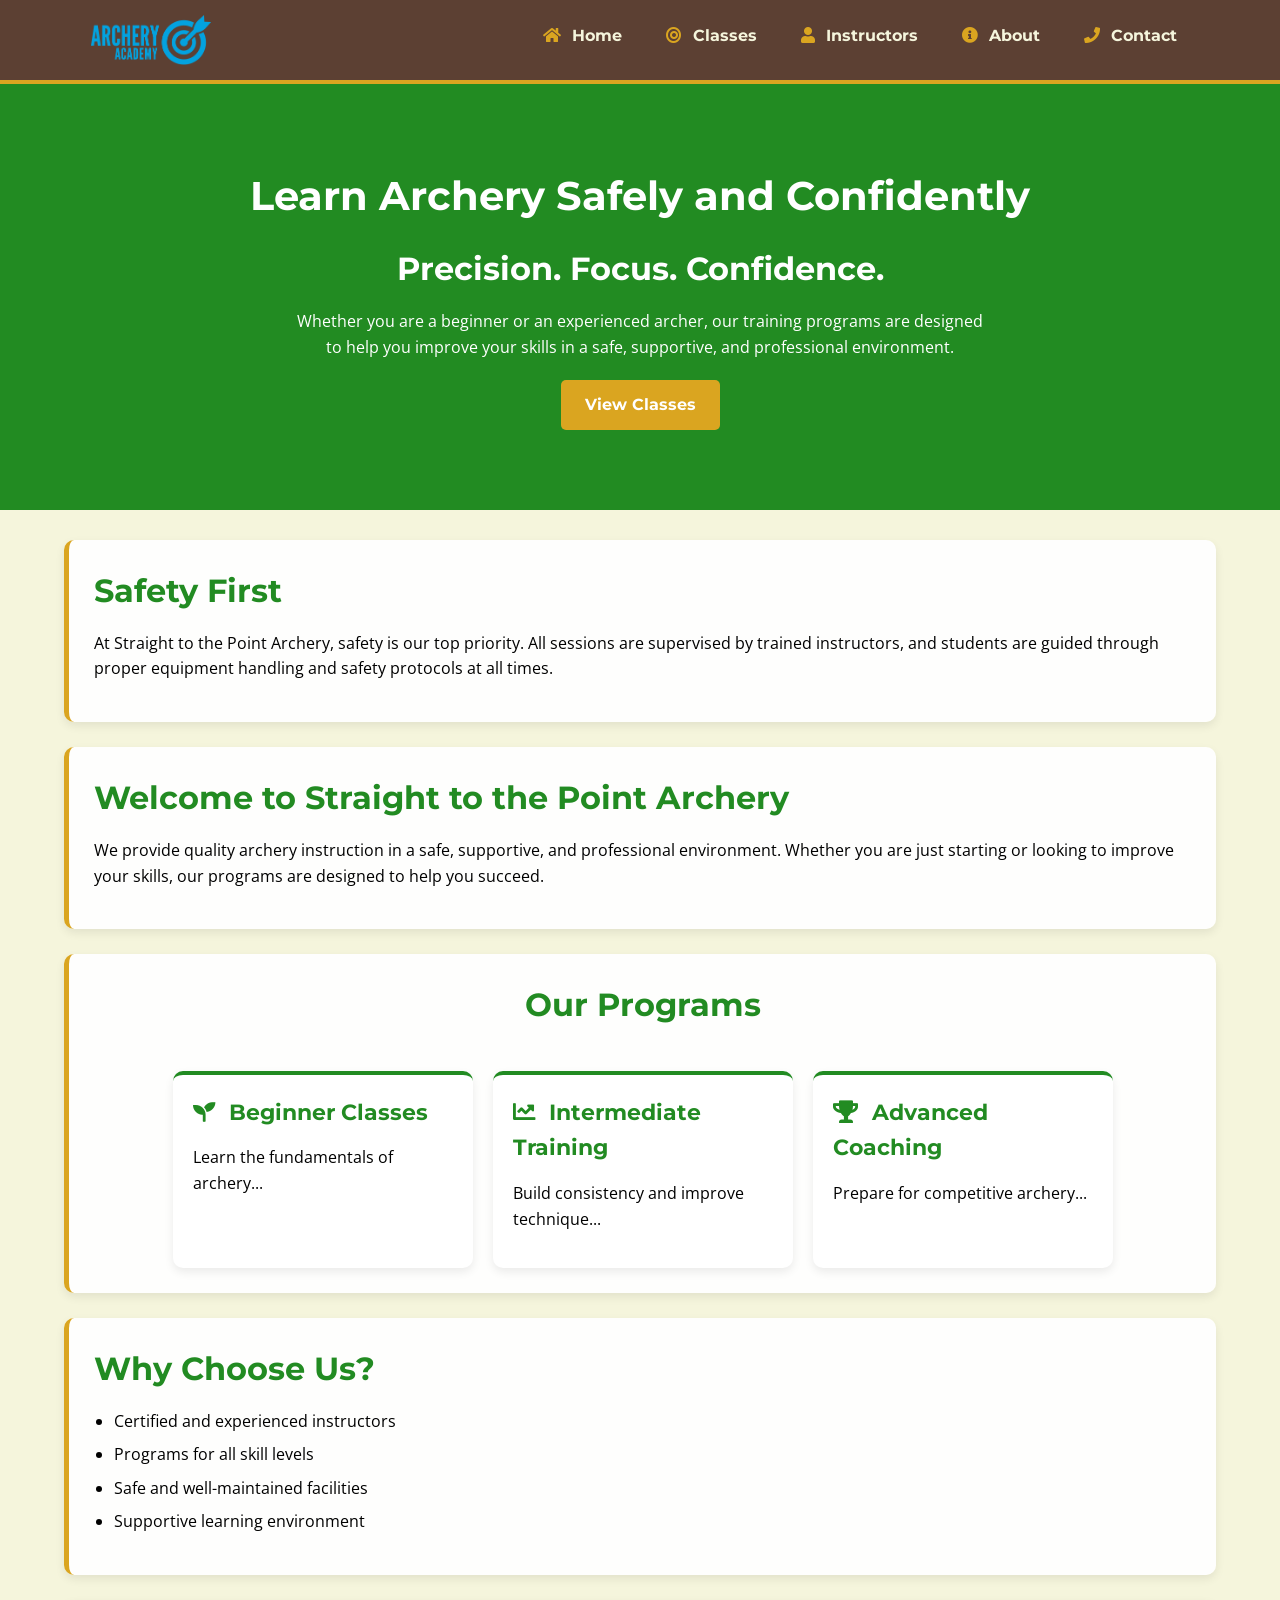
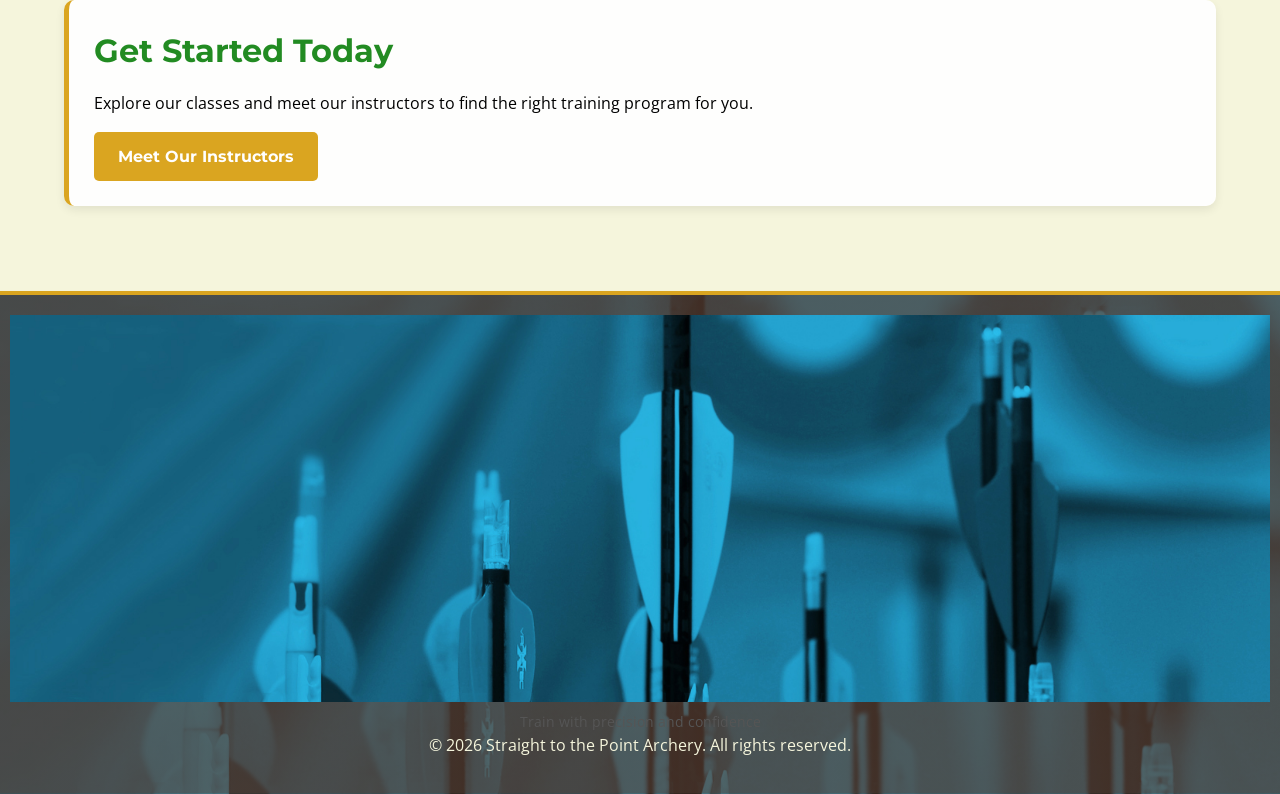
<file: index.html>
<!DOCTYPE html>
<html lang="en">
<head>
    <meta charset="UTF-8">
    <meta name="viewport" content="width=device-width, initial-scale=1.0">
    <title>Straight to the Point Archery</title>

    <link href="https://fonts.googleapis.com/css?family=Montserrat:400,700&display=swap" rel="stylesheet">
    <link href="https://fonts.googleapis.com/css?family=Open+Sans:400,700&display=swap" rel="stylesheet">
    <link rel="stylesheet" href="https://cdnjs.cloudflare.com/ajax/libs/font-awesome/5.15.3/css/all.min.css">
    <link rel="stylesheet" href="css/styles.css">

<script>
    const menuToggle = document.querySelector('.menu-toggle');
    const navMenu = document.querySelector('.nav-menu');

    menuToggle.addEventListener('click', function () {
        navMenu.classList.toggle('show');
    });
</script>
</head>
<body>

    <header>
    <div class="header-container">
        <div class="logo">
           <figure>
                    <img src="images/logo.png" alt="Straight to the Point Archery logo">
                    <figcaption>Official logo of Straight to the Point Archery</figcaption>
            </figure>
        </div>

        <button class="menu-toggle" aria-label="Toggle navigation">
            ☰
        </button>

        <nav>
            <ul class="nav-menu">
                <li><a href="index.html"><i class="fas fa-home"></i> Home</a></li>
                <li><a href="classes.html"><i class="fas fa-bullseye"></i> Classes</a></li>
                <li><a href="instructors.html"><i class="fas fa-user"></i> Instructors</a></li>
                <li><a href="about.html"><i class="fas fa-info-circle"></i> About</a></li>
                <li><a href="contact.html"><i class="fas fa-phone"></i> Contact</a></li>
            </ul>
        </nav>
    </div>
</header>

    <section class="hero">
        <div class="container">
            <h1>Learn Archery Safely and Confidently</h1>
            <h2>Precision. Focus. Confidence.</h2>
            <p>
                Whether you are a beginner or an experienced archer, our training
                programs are designed to help you improve your skills in a safe,
                supportive, and professional environment.
            </p>
            <a href="classes.html" class="btn">View Classes</a>
        </div>
    </section>

    <main class="container">
        <section class="safety">
            <h2>Safety First</h2>
            <p>
                At Straight to the Point Archery, safety is our top priority.
                All sessions are supervised by trained instructors, and students
                are guided through proper equipment handling and safety protocols
                at all times.
            </p>
        </section>

        <section class="welcome">
            <h2>Welcome to Straight to the Point Archery</h2>
            <p>
                We provide quality archery instruction in a safe, supportive,
                and professional environment. Whether you are just starting or
                looking to improve your skills, our programs are designed to
                help you succeed.
            </p>
        </section>

        <section class="programs">
            <h2>Our Programs</h2>

            <article class="program-card">
    <h3><i class="fas fa-seedling"></i> Beginner Classes</h3>
    <p>Learn the fundamentals of archery...</p>
</article>

<article class="program-card">
    <h3><i class="fas fa-chart-line"></i> Intermediate Training</h3>
    <p>Build consistency and improve technique...</p>
</article>

<article class="program-card">
    <h3><i class="fas fa-trophy"></i> Advanced Coaching</h3>
    <p>Prepare for competitive archery...</p>
</article>
        </section>

        <section class="why-us">
            <h2>Why Choose Us?</h2>
            <ul>
                <li>Certified and experienced instructors</li>
                <li>Programs for all skill levels</li>
                <li>Safe and well-maintained facilities</li>
                <li>Supportive learning environment</li>
            </ul>
        </section>

        <section class="get-started">
            <h2>Get Started Today</h2>
            <p>
                Explore our classes and meet our instructors to find the right
                training program for you.
            </p>
            <a href="instructors.html" class="btn">Meet Our Instructors</a>
        </section>
    </main>

    <footer>
         <figure>
        <img src="images/footer-bg.jpg" alt="Straight to the Point Archery logo">
        <figcaption>Train with precision and confidence</figcaption>
    </figure>
        <p>&copy; 2026 Straight to the Point Archery. All rights reserved.</p>
    </footer>

</body>
</html>
</file>
<file: css/styles.css>
/* =========================
   COLOR VARIABLES
========================= */
:root {
    --forest-green: #228B22;
    --deep-brown: #5C4033;
    --gold-accent: #DAA520;
    --cream-white: #F5F5DC;
    --white: #ffffff;
    --black: #000000;
    --section-spacing: 60px;
    --content-width: 90%;
    --border-radius: 10px;
    --soft-shadow: 0 4px 10px rgba(0, 0, 0, 0.08);
}

/* =========================
   RESET
========================= */
* {
    margin: 0;
    padding: 0;
    box-sizing: border-box;
}

/* =========================
   GLOBAL
========================= */
body {
    font-family: 'Open Sans', sans-serif;
    background-color: var(--cream-white);
    color: var(--black);
    line-height: 1.6;
}

.container {
    width: var(--content-width);
    max-width: 1200px;
    margin: 0 auto;
}

img {
    max-width: 100%;
    height: auto;
    display: block;
}

/* =========================
   TYPOGRAPHY
========================= */
h1, h2, h3, h4, h5, h6 {
    font-family: 'Montserrat', sans-serif;
    font-weight: 700;
    color: var(--forest-green);
    margin-bottom: 15px;
}

h1 {
    font-size: 2.5em;
}

h2 {
    font-size: 2em;
}

h3 {
    font-size: 1.4em;
}

p {
    font-size: 1em;
    line-height: 1.6;
    margin-bottom: 15px;
}

ul {
    margin-left: 20px;
    margin-bottom: 15px;
}

li {
    margin-bottom: 8px;
}

a {
    text-decoration: none;
    color: var(--forest-green);
    transition: 0.3s ease;
}

a:hover {
    color: var(--gold-accent);
}

/* =========================
   HEADER
========================= */
/* HEADER LAYOUT */
header {
    background-color: var(--deep-brown);
    color: var(--cream-white);
    padding: 15px 30px;
    border-bottom: 4px solid var(--gold-accent);
}

.header-container {
    width: var(--content-width);
    max-width: 1200px;
    margin: 0 auto;
    display: flex;
    justify-content: space-between;
    align-items: center;
    gap: 20px;
    flex-wrap: wrap;
}

.logo img {
    width: 120px;
}

/* =========================
   NAVIGATION
========================= */
nav {
    flex: 1;
}

.nav-menu {
    list-style: none;
    display: flex;
    justify-content: flex-end;
    align-items: center;
    gap: 20px;
    margin: 0;
    padding: 0;
}

.nav-menu li a {
    color: var(--cream-white);
    text-decoration: none;
    font-weight: bold;
    font-family: 'Montserrat', sans-serif;
    padding: 8px 12px;
    border-radius: 5px;
    display: block;
}

.nav-menu li a:hover {
    background-color: var(--gold-accent);
    color: var(--white);
}


/* =========================
   HERO
========================= */
.hero {
    background-color: var(--forest-green);
    color: var(--cream-white);
    text-align: center;
    padding: 80px 20px;
}

.hero h1,
.hero h2,
.hero p {
    color: var(--white);
}

.hero p {
    max-width: 700px;
    margin: 0 auto 20px;
}

/* =========================
   BUTTONS
========================= */
.btn,
button {
    display: inline-block;
    background-color: var(--gold-accent);
    color: var(--white);
    padding: 12px 24px;
    border: none;
    border-radius: 5px;
    font-family: 'Montserrat', sans-serif;
    font-weight: 700;
    cursor: pointer;
    transition: 0.3s ease;
}

.btn:hover,
button:hover {
    background-color: var(--forest-green);
    color: var(--white);
    transition: background-color 0.3s ease;
}

/* =========================
   MAIN SECTIONS
========================= */
main {
    padding: 30px 0;
}

.safety,
.welcome,
.why-us,
.get-started {
    background-color: rgba(255, 255, 255, 0.95);
    padding: 25px;
    margin-bottom: 25px;
    border-radius: var(--border-radius);
    box-shadow: var(--soft-shadow);
    border-left: 5px solid var(--gold-accent);
}

/* =========================
   PROGRAMS SECTION
========================= */
.programs {
    display: flex;
    flex-wrap: wrap;
    gap: 20px;
    justify-content: center;
    margin-bottom: 25px;
    background-color: rgba(255, 255, 255, 0.95);
    padding: 25px;
    border-radius: var(--border-radius);
    box-shadow: var(--soft-shadow);
    border-left: 5px solid var(--gold-accent);
}

.programs h2 {
    width: 100%;
    text-align: center;
    margin-bottom: 20px;
}

.program-card {
    background-color: var(--white);
    width: 300px;
    padding: 20px;
    border-radius: var(--border-radius);
    box-shadow: var(--soft-shadow);
    border-top: 4px solid var(--forest-green);
}

/* =========================
   FOOTER
========================= */
footer {
    background-color: var(--deep-brown);
    color: var(--cream-white);
    text-align: center;
    padding: 15px;
    margin-top: 30px;
    border-top: 4px solid var(--gold-accent);
}

/* =========================
   RESPONSIVE DESIGN
========================= */
@media (max-width: 768px) {
    .header-container {
        flex-direction: column;
        text-align: center;
    }

    nav ul {
        justify-content: center;
    }

    .hero {
        padding: 60px 15px;
    }

    h1 {
        font-size: 2em;
    }

    h2 {
        font-size: 1.6em;
    }

    .program-card {
        width: 100%;
        max-width: 350px;
    }
}
/* HAMBURGER BUTTON */
.menu-toggle {
    display: none;
    background-color: var(--gold-accent);
    color: var(--white);
    border: none;
    padding: 10px 14px;
    border-radius: 5px;
    font-size: 1.2rem;
    cursor: pointer;
}

/* MOBILE LAYOUT */
@media (max-width: 768px) {
    .header-container {
        flex-direction: column;
        align-items: stretch;
    }

    .menu-toggle {
        display: block;
        align-self: flex-end;
    }

    nav {
        width: 100%;
    }

    .nav-menu {
        display: none;
        flex-direction: column;
        align-items: flex-start;
        gap: 10px;
        width: 100%;
        margin-top: 10px;
        background-color: var(--deep-brown);
        padding: 10px 0;
    }

    .nav-menu.show {
        display: flex;
    }

    .nav-menu li {
        width: 100%;
    }

    .nav-menu li a {
        width: 100%;
    }
}

/* =========================
   ICON STYLES
========================= */
i {
    margin-right: 8px;
}

/* Specific icons */
.fa-phone,
.fa-envelope,
.fa-map-marker-alt {
    color: var(--gold-accent);
}

/* Navigation icons */
nav i {
    margin-right: 6px;
    color: var(--gold-accent);
}

/* Program icons */
.program-card i {
    color: var(--forest-green);
}

/* Optional: bigger icons */
.icon-large {
    font-size: 1.5em;
}

figure {
    text-align: center;
    margin: 0;
}

figcaption {
    font-size: 0.9em;
    color: #555;
    margin-top: 8px;
}

.logo figcaption {
    display: none;
}

footer {
    background: 
        linear-gradient(rgba(92, 64, 51, 0.7), rgba(92, 64, 51, 0.7)),
        url('../images/footer-bg.jpg');

    background-size: cover;
    background-position: center;
    background-repeat: no-repeat;

    color: var(--cream-white);
    text-align: center;

    padding: 20px 10px; /* 🔥 reduced */
}
</file>
